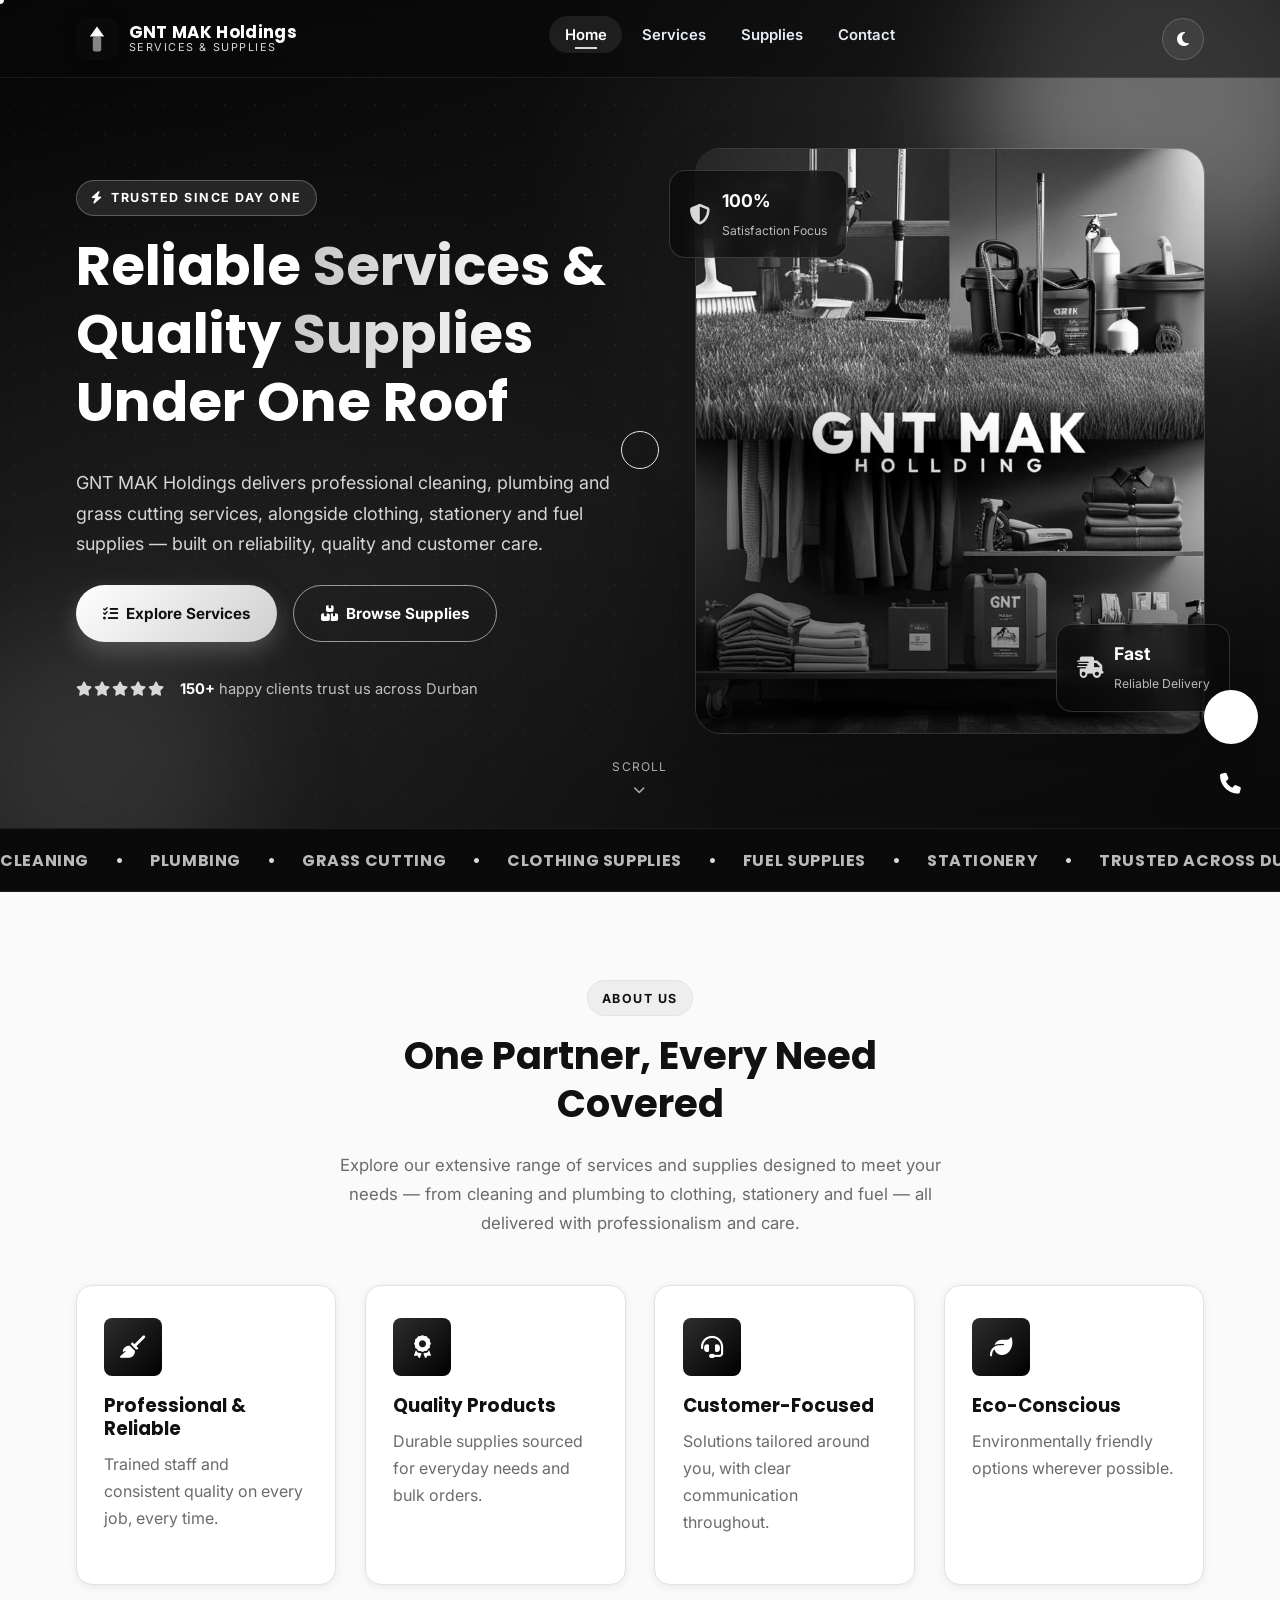
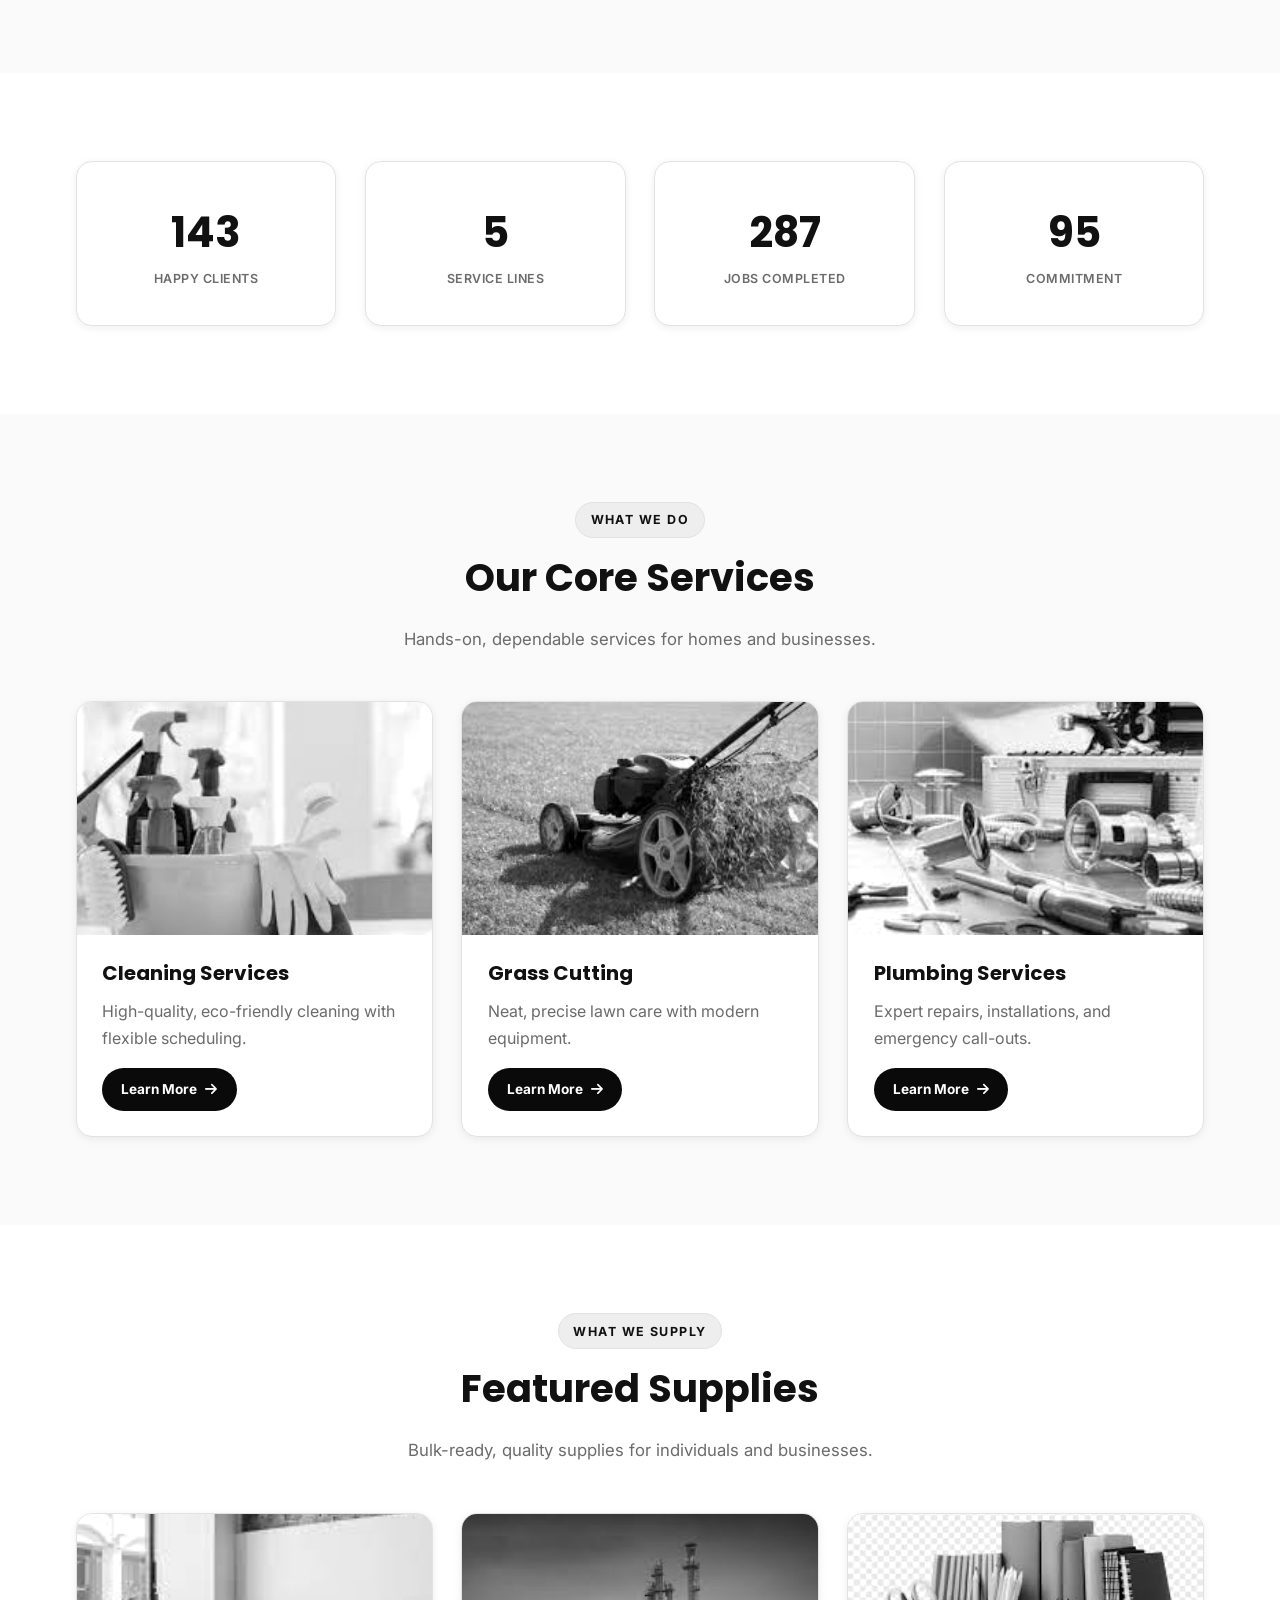
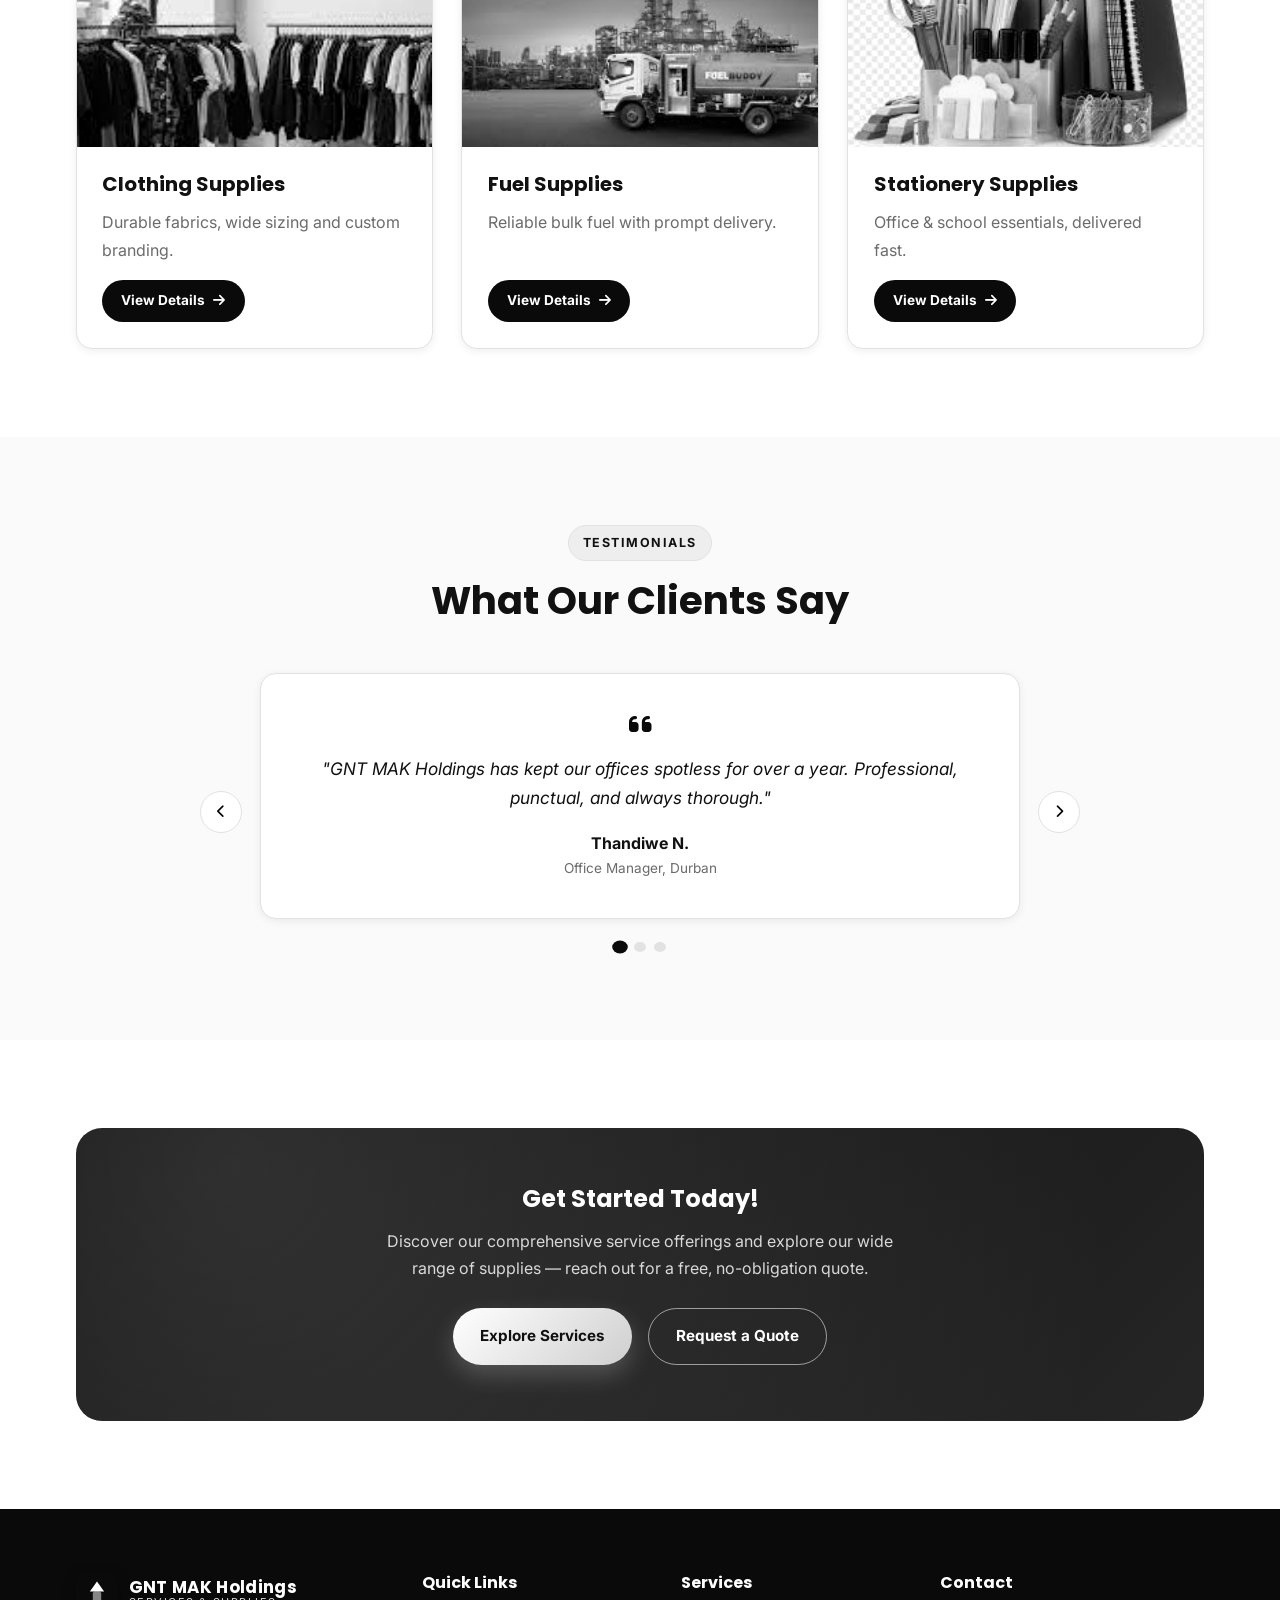
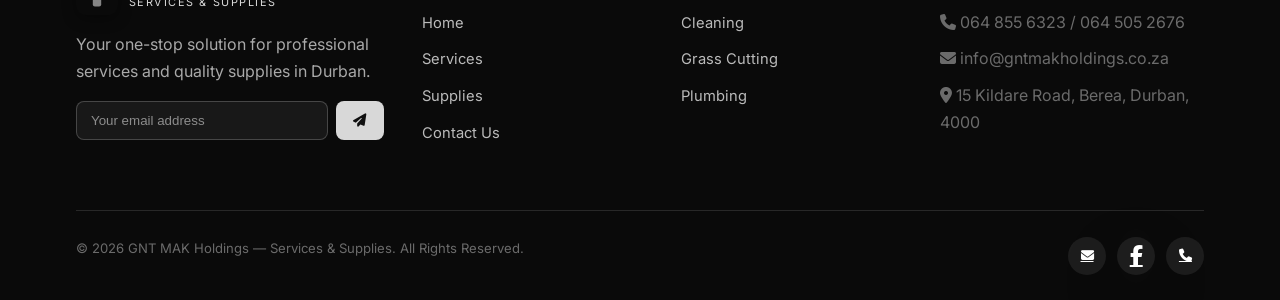
<file: services-and-supplies-website/index.html>
<!DOCTYPE html>
<html lang="en">
<head>
<meta charset="UTF-8">
<meta name="viewport" content="width=device-width, initial-scale=1.0">
<meta name="description" content="GNT MAK Holdings — professional cleaning, plumbing and grass cutting services, plus clothing, stationery and fuel supplies in Durban.">
<meta name="keywords" content="cleaning, plumbing, supplies, grass cutting, stationery, fuel, professional services, Durban, GNT MAK Holdings">
<meta name="author" content="GNT MAK Holdings">
<title>GNT MAK Holdings | Services &amp; Supplies</title>
<link rel="preconnect" href="https://fonts.googleapis.com">
<link href="https://fonts.googleapis.com/css2?family=Inter:wght@400;500;600;700&family=Poppins:wght@600;700;800&display=swap" rel="stylesheet">
<link rel="stylesheet" href="https://cdnjs.cloudflare.com/ajax/libs/font-awesome/6.5.1/css/all.min.css">
<link rel="stylesheet" href="css/style.css">
</head>
<body>

<div class="preloader"><div class="spinner"></div></div>
<div class="scroll-progress"></div>

<header class="navbar">
  <div class="container">
    <a href="index.html" class="brand">
      <svg class="brand-mark" viewBox="0 0 100 100" role="img" aria-label="GNT MAK Holdings logo">
        <rect width="100" height="100" rx="24" class="mark-bg"></rect>
        <path d="M50 20 L67 44 L33 44 Z" class="mark-peak"></path>
        <rect x="40" y="44" width="20" height="36" rx="5" class="mark-bar"></rect>
      </svg>
      <span class="brand-text"><strong>GNT MAK Holdings</strong><span>Services &amp; Supplies</span></span>
    </a>
    <nav>
      <ul class="nav-links">
        <li><a href="index.html" class="active">Home</a></li>
        <li><a href="service.html">Services</a></li>
        <li><a href="supplies.html">Supplies</a></li>
        <li><a href="contact.html">Contact</a></li>
      </ul>
    </nav>
    <div class="nav-actions">
      <button class="icon-btn theme-toggle" aria-label="Toggle dark mode"><i class="fas fa-moon"></i></button>
      <button class="nav-toggle" aria-label="Toggle menu" aria-expanded="false"><span></span></button>
    </div>
  </div>
</header>

<section class="hero">
  <div class="hero-bg"></div>
  <div class="hero-parallax">
    <div class="blob blob-1"></div>
    <div class="blob blob-2"></div>
  </div>
  <div class="container">
    <div class="hero-grid">
      <div class="hero-content">
        <div class="eyebrow"><i class="fas fa-bolt"></i> Trusted Since Day One</div>
        <h1>Reliable <span class="highlight">Services</span> &amp; Quality <span class="highlight">Supplies</span> Under One Roof</h1>
        <p>GNT MAK Holdings delivers professional cleaning, plumbing and grass cutting services, alongside clothing, stationery and fuel supplies — built on reliability, quality and customer care.</p>
        <div class="hero-actions">
          <a href="service.html" class="btn btn-primary"><i class="fas fa-list-check"></i> Explore Services</a>
          <a href="supplies.html" class="btn btn-outline"><i class="fas fa-boxes-stacked"></i> Browse Supplies</a>
        </div>
        <div class="hero-trust">
          <span class="stars"><i class="fas fa-star"></i><i class="fas fa-star"></i><i class="fas fa-star"></i><i class="fas fa-star"></i><i class="fas fa-star"></i></span>
          <span class="hero-trust-text"><strong>150+</strong> happy clients trust us across Durban</span>
        </div>
      </div>
      <div class="hero-visual">
        <div class="hero-visual-frame" data-cursor="View">
          <img src="images/gntholding.jpg" alt="GNT MAK Holdings team delivering services">
        </div>
        <div class="hero-badge hero-float top-left"><i class="fas fa-shield-halved"></i><div><strong>100%</strong><span>Satisfaction Focus</span></div></div>
        <div class="hero-badge hero-float bottom-right" style="animation-delay:1.5s"><i class="fas fa-truck-fast"></i><div><strong>Fast</strong><span>Reliable Delivery</span></div></div>
      </div>
    </div>
  </div>
  <div class="scroll-cue"><span>Scroll</span><i class="fas fa-chevron-down"></i></div>
</section>

<div class="marquee">
  <div class="marquee-track">
    <span>Cleaning</span><span class="dot">&bull;</span>
    <span>Plumbing</span><span class="dot">&bull;</span>
    <span>Grass Cutting</span><span class="dot">&bull;</span>
    <span>Clothing Supplies</span><span class="dot">&bull;</span>
    <span>Fuel Supplies</span><span class="dot">&bull;</span>
    <span>Stationery</span><span class="dot">&bull;</span>
    <span>Trusted Across Durban</span><span class="dot">&bull;</span>
    <span>Cleaning</span><span class="dot">&bull;</span>
    <span>Plumbing</span><span class="dot">&bull;</span>
    <span>Grass Cutting</span><span class="dot">&bull;</span>
    <span>Clothing Supplies</span><span class="dot">&bull;</span>
    <span>Fuel Supplies</span><span class="dot">&bull;</span>
    <span>Stationery</span><span class="dot">&bull;</span>
    <span>Trusted Across Durban</span><span class="dot">&bull;</span>
  </div>
</div>

<section class="section">
  <div class="container">
    <div class="section-head reveal">
      <div class="eyebrow">About Us</div>
      <h2>One Partner, Every Need Covered</h2>
      <p>Explore our extensive range of services and supplies designed to meet your needs — from cleaning and plumbing to clothing, stationery and fuel — all delivered with professionalism and care.</p>
    </div>
    <div class="grid grid-4">
      <div class="card icon-card reveal">
        <div class="icon-wrap"><i class="fas fa-broom"></i></div>
        <h3>Professional &amp; Reliable</h3>
        <p>Trained staff and consistent quality on every job, every time.</p>
      </div>
      <div class="card icon-card reveal reveal-delay-1">
        <div class="icon-wrap"><i class="fas fa-award"></i></div>
        <h3>Quality Products</h3>
        <p>Durable supplies sourced for everyday needs and bulk orders.</p>
      </div>
      <div class="card icon-card reveal reveal-delay-2">
        <div class="icon-wrap"><i class="fas fa-headset"></i></div>
        <h3>Customer-Focused</h3>
        <p>Solutions tailored around you, with clear communication throughout.</p>
      </div>
      <div class="card icon-card reveal reveal-delay-3">
        <div class="icon-wrap"><i class="fas fa-leaf"></i></div>
        <h3>Eco-Conscious</h3>
        <p>Environmentally friendly options wherever possible.</p>
      </div>
    </div>
  </div>
</section>

<section class="section section-alt">
  <div class="container">
    <div class="grid grid-4">
      <div class="card stat-card reveal">
        <div class="num" data-count="150" data-suffix="+">0</div>
        <div class="label">Happy Clients</div>
      </div>
      <div class="card stat-card reveal reveal-delay-1">
        <div class="num" data-count="6" data-suffix="+">0</div>
        <div class="label">Service Lines</div>
      </div>
      <div class="card stat-card reveal reveal-delay-2">
        <div class="num" data-count="300" data-suffix="+">0</div>
        <div class="label">Jobs Completed</div>
      </div>
      <div class="card stat-card reveal reveal-delay-3">
        <div class="num" data-count="100" data-suffix="%">0</div>
        <div class="label">Commitment</div>
      </div>
    </div>
  </div>
</section>

<section class="section">
  <div class="container">
    <div class="section-head reveal">
      <div class="eyebrow">What We Do</div>
      <h2>Our Core Services</h2>
      <p>Hands-on, dependable services for homes and businesses.</p>
    </div>
    <div class="grid grid-3">
      <div class="card media-card reveal">
        <div class="media"><span class="tag">Popular</span><img src="images/cleaning.jpg" alt="Cleaning service"></div>
        <div class="body">
          <h3>Cleaning Services</h3>
          <p>High-quality, eco-friendly cleaning with flexible scheduling.</p>
          <a href="service.html" class="btn btn-dark btn-sm">Learn More <i class="fas fa-arrow-right"></i></a>
        </div>
      </div>
      <div class="card media-card reveal reveal-delay-1">
        <div class="media"><img src="images/grasscutting.jpg" alt="Grass cutting service"></div>
        <div class="body">
          <h3>Grass Cutting</h3>
          <p>Neat, precise lawn care with modern equipment.</p>
          <a href="service.html" class="btn btn-dark btn-sm">Learn More <i class="fas fa-arrow-right"></i></a>
        </div>
      </div>
      <div class="card media-card reveal reveal-delay-2">
        <div class="media"><img src="images/plumbing.jpg" alt="Plumbing service"></div>
        <div class="body">
          <h3>Plumbing Services</h3>
          <p>Expert repairs, installations, and emergency call-outs.</p>
          <a href="service.html" class="btn btn-dark btn-sm">Learn More <i class="fas fa-arrow-right"></i></a>
        </div>
      </div>
    </div>
  </div>
</section>

<section class="section section-alt">
  <div class="container">
    <div class="section-head reveal">
      <div class="eyebrow">What We Supply</div>
      <h2>Featured Supplies</h2>
      <p>Bulk-ready, quality supplies for individuals and businesses.</p>
    </div>
    <div class="grid grid-3">
      <div class="card media-card reveal">
        <div class="media"><img src="images/clothingsupplies.jpg" alt="Clothing supplies"></div>
        <div class="body">
          <h3>Clothing Supplies</h3>
          <p>Durable fabrics, wide sizing and custom branding.</p>
          <a href="supplies.html" class="btn btn-dark btn-sm">View Details <i class="fas fa-arrow-right"></i></a>
        </div>
      </div>
      <div class="card media-card reveal reveal-delay-1">
        <div class="media"><img src="images/fuelsupplies.jpg" alt="Fuel supplies"></div>
        <div class="body">
          <h3>Fuel Supplies</h3>
          <p>Reliable bulk fuel with prompt delivery.</p>
          <a href="supplies.html" class="btn btn-dark btn-sm">View Details <i class="fas fa-arrow-right"></i></a>
        </div>
      </div>
      <div class="card media-card reveal reveal-delay-2">
        <div class="media"><img src="images/stationerysupplies.jpg" alt="Stationery supplies"></div>
        <div class="body">
          <h3>Stationery Supplies</h3>
          <p>Office &amp; school essentials, delivered fast.</p>
          <a href="supplies.html" class="btn btn-dark btn-sm">View Details <i class="fas fa-arrow-right"></i></a>
        </div>
      </div>
    </div>
  </div>
</section>

<section class="section">
  <div class="container">
    <div class="section-head reveal">
      <div class="eyebrow">Testimonials</div>
      <h2>What Our Clients Say</h2>
    </div>
    <div class="testimonials reveal">
      <button class="testi-arrow prev" aria-label="Previous"><i class="fas fa-chevron-left"></i></button>
      <div class="testi-track">
        <div class="testi-slide active">
          <i class="fas fa-quote-left"></i>
          <p>"GNT MAK Holdings has kept our offices spotless for over a year. Professional, punctual, and always thorough."</p>
          <div class="testi-name">Thandiwe N.</div>
          <div class="testi-role">Office Manager, Durban</div>
        </div>
        <div class="testi-slide">
          <i class="fas fa-quote-left"></i>
          <p>"Fast plumbing call-out that actually fixed the problem the first time. Fair pricing and great communication."</p>
          <div class="testi-name">Sipho M.</div>
          <div class="testi-role">Homeowner, Berea</div>
        </div>
        <div class="testi-slide">
          <i class="fas fa-quote-left"></i>
          <p>"We order our stationery supplies in bulk every quarter — always on time and great quality."</p>
          <div class="testi-name">Lindiwe K.</div>
          <div class="testi-role">School Administrator</div>
        </div>
      </div>
      <button class="testi-arrow next" aria-label="Next"><i class="fas fa-chevron-right"></i></button>
      <div class="testi-dots"></div>
    </div>
  </div>
</section>

<section class="section section-alt">
  <div class="container">
    <div class="cta-banner reveal">
      <h2>Get Started Today!</h2>
      <p>Discover our comprehensive service offerings and explore our wide range of supplies — reach out for a free, no-obligation quote.</p>
      <div class="cta-actions">
        <a href="service.html" class="btn btn-primary">Explore Services</a>
        <a href="contact.html" class="btn btn-outline">Request a Quote</a>
      </div>
    </div>
  </div>
</section>

<footer id="contact">
  <div class="container">
    <div class="footer-grid">
      <div class="footer-brand">
        <a href="index.html" class="brand" style="margin-bottom:1rem;">
          <svg class="brand-mark" viewBox="0 0 100 100" role="img" aria-label="GNT MAK Holdings logo">
        <rect width="100" height="100" rx="24" class="mark-bg"></rect>
        <path d="M50 20 L67 44 L33 44 Z" class="mark-peak"></path>
        <rect x="40" y="44" width="20" height="36" rx="5" class="mark-bar"></rect>
      </svg>
          <span class="brand-text"><strong>GNT MAK Holdings</strong><span>Services &amp; Supplies</span></span>
        </a>
        <p>Your one-stop solution for professional services and quality supplies in Durban.</p>
        <div class="newsletter">
          <input type="email" placeholder="Your email address" aria-label="Newsletter email">
          <button type="button"><i class="fas fa-paper-plane"></i></button>
        </div>
      </div>
      <div>
        <h4>Quick Links</h4>
        <ul>
          <li><a href="index.html">Home</a></li>
          <li><a href="service.html">Services</a></li>
          <li><a href="supplies.html">Supplies</a></li>
          <li><a href="contact.html">Contact Us</a></li>
        </ul>
      </div>
      <div>
        <h4>Services</h4>
        <ul>
          <li><a href="service.html">Cleaning</a></li>
          <li><a href="service.html">Grass Cutting</a></li>
          <li><a href="service.html">Plumbing</a></li>
        </ul>
      </div>
      <div>
        <h4>Contact</h4>
        <ul>
          <li><i class="fas fa-phone"></i> 064 855 6323 / 064 505 2676</li>
          <li><i class="fas fa-envelope"></i> info@gntmakholdings.co.za</li>
          <li><i class="fas fa-location-dot"></i> 15 Kildare Road, Berea, Durban, 4000</li>
        </ul>
      </div>
    </div>
    <div class="footer-bottom">
      <p>&copy; <span id="footer-year"></span> GNT MAK Holdings — Services &amp; Supplies. All Rights Reserved.</p>
      <div class="footer-socials">
        <a href="mailto:gntmakhanya@gmail.com" aria-label="Email"><i class="fas fa-envelope"></i></a>
        <a href="https://facebook.com" target="_blank" rel="noopener" aria-label="Facebook"><i class="fab fa-facebook-f"></i></a>
        <a href="tel:0648556323" aria-label="Call"><i class="fas fa-phone"></i></a>
      </div>
    </div>
  </div>
</footer>

<div class="floating-actions">
  <a href="https://wa.me/27648556323" target="_blank" rel="noopener" class="fab fab-whatsapp" aria-label="WhatsApp us"><i class="fab fa-whatsapp"></i></a>
  <a href="tel:0648556323" class="fab fab-call" aria-label="Call us"><i class="fas fa-phone"></i></a>
  <button class="fab fab-top" aria-label="Back to top"><i class="fas fa-arrow-up"></i></button>
</div>

<script src="js/script.js"></script>
</body>
</html>
</file>
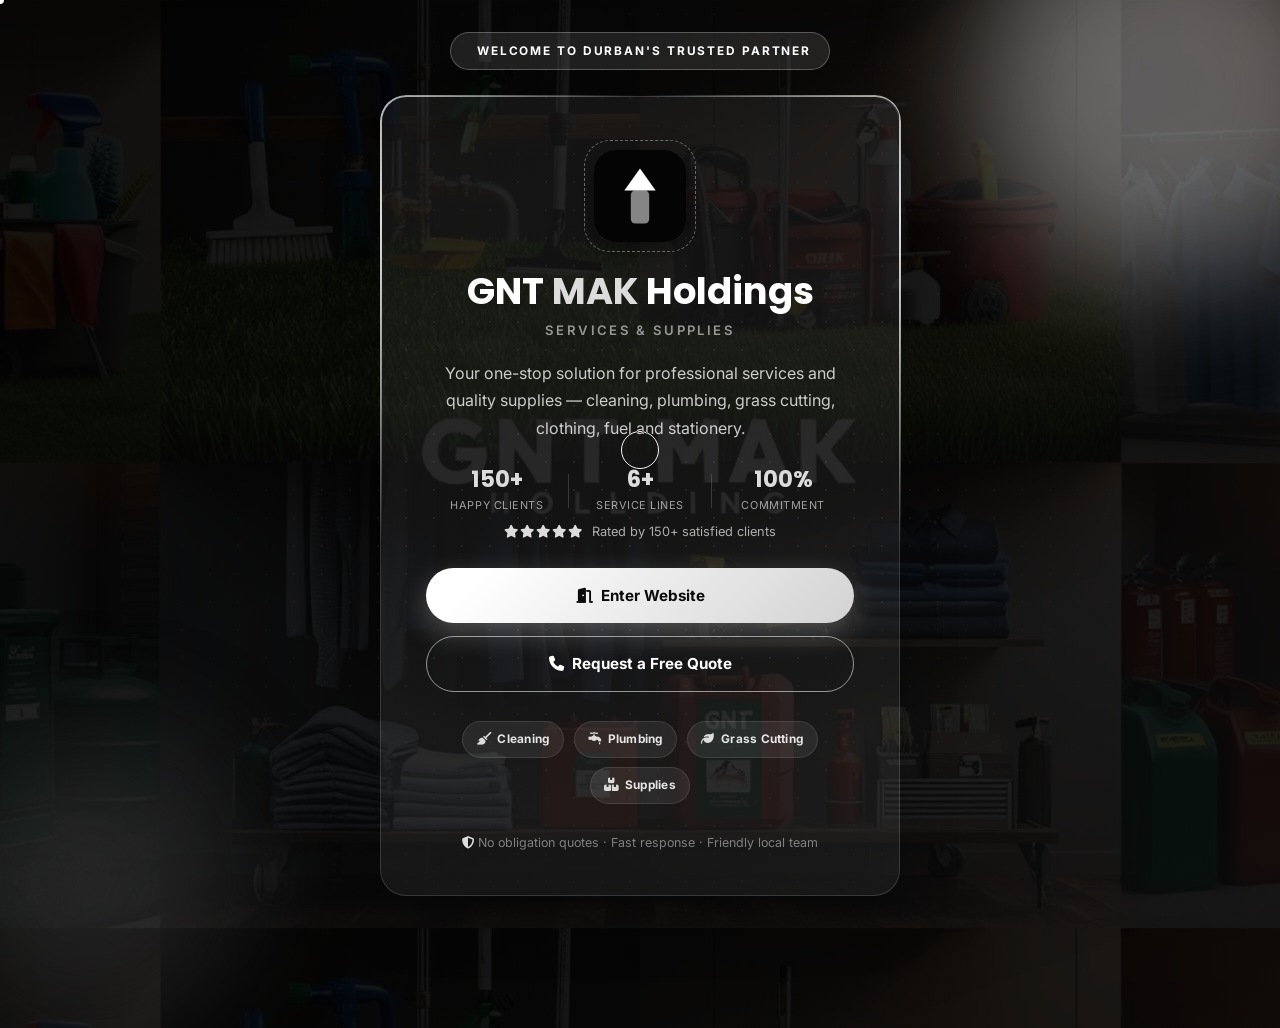
<file: services-and-supplies-website/welcome.html>
<!DOCTYPE html>
<html lang="en">
<head>
<meta charset="UTF-8">
<meta name="viewport" content="width=device-width, initial-scale=1.0">
<meta name="description" content="Welcome to GNT MAK Holdings — your trusted partner for professional services and quality supplies, including cleaning, grass cutting, plumbing, and much more.">
<meta name="keywords" content="cleaning services, plumbing, grass cutting, clothing supplies, stationery, fuel, professional services">
<meta name="author" content="GNT MAK Holdings">
<title>Welcome | GNT MAK Holdings</title>
<link rel="preconnect" href="https://fonts.googleapis.com">
<link href="https://fonts.googleapis.com/css2?family=Inter:wght@400;500;600;700&family=Poppins:wght@600;700;800&display=swap" rel="stylesheet">
<link rel="stylesheet" href="https://cdnjs.cloudflare.com/ajax/libs/font-awesome/6.5.1/css/all.min.css">
<link rel="stylesheet" href="css/style.css">
<style>
  @property --angle {
    syntax: '<angle>';
    initial-value: 0deg;
    inherits: false;
  }

  body {
    min-height: 100vh;
    display: flex;
    align-items: center;
    justify-content: center;
    background: linear-gradient(160deg, rgba(0,0,0,.92), rgba(10,10,10,.9)), url('images/gntholding.jpg');
    filter: grayscale(1) contrast(1.05);
    background-size: cover;
    background-position: center;
    color: #fff;
    text-align: center;
    position: relative;
    overflow: hidden;
    padding: 2rem 1rem;
  }

  .bg-grid {
    position: fixed; inset: 0;
    background-image: radial-gradient(rgba(255,255,255,.08) 1px, transparent 1px);
    background-size: 28px 28px;
    mask-image: radial-gradient(circle at center, #000 0%, transparent 75%);
    z-index: 0;
  }

  .welcome-wrap {
    position: relative;
    z-index: 2;
    display: flex;
    flex-direction: column;
    align-items: center;
  }

  .welcome-badge {
    display: inline-flex; align-items: center; gap: .5rem;
    font-size: .74rem; font-weight: 700; letter-spacing: .16em; text-transform: uppercase;
    color: #fff;
    background: rgba(255, 255, 255, .1);
    border: 1px solid rgba(255, 255, 255, .25);
    padding: .5rem 1.1rem;
    border-radius: 999px;
    margin-bottom: 1.6rem;
    opacity: 0; animation: fadeUp .7s var(--ease) forwards;
  }

  .welcome-card {
    position: relative;
    isolation: isolate;
    background: rgba(255,255,255,.06);
    border: 1px solid rgba(255,255,255,.14);
    backdrop-filter: blur(18px);
    -webkit-backdrop-filter: blur(18px);
    padding: 3.2rem 2.8rem 2.6rem;
    border-radius: var(--radius-lg);
    box-shadow: var(--shadow-lg);
    max-width: 520px;
    width: 100%;
    margin: 0;
    animation: cardIn 1s var(--ease);
  }

  .welcome-card::before {
    content: "";
    position: absolute;
    inset: -1.5px;
    border-radius: inherit;
    padding: 1.5px;
    background: conic-gradient(from var(--angle), transparent 0%, var(--accent) 12%, transparent 28%, transparent 72%, var(--accent) 88%, transparent 100%);
    -webkit-mask: linear-gradient(#fff 0 0) content-box, linear-gradient(#fff 0 0);
    -webkit-mask-composite: xor;
    mask-composite: exclude;
    animation: rotateBorder 6s linear infinite;
    z-index: -1;
    pointer-events: none;
  }

  @keyframes cardIn { from { opacity: 0; transform: translateY(30px) scale(.96); } to { opacity: 1; transform: none; } }
  @keyframes rotateBorder { to { --angle: 360deg; } }
  @keyframes fadeUp { from { opacity: 0; transform: translateY(16px); } to { opacity: 1; transform: none; } }

  .welcome-card > * {
    opacity: 0;
    animation: fadeUp .7s var(--ease) forwards;
  }

  .welcome-card .logo-ring {
    position: relative;
    width: 96px; height: 96px;
    margin: 0 auto 1.5rem;
    display: flex; align-items: center; justify-content: center;
    animation-delay: .05s;
  }
  .welcome-card .logo-ring::before {
    content: "";
    position: absolute; inset: -8px;
    border-radius: 26px;
    border: 1.5px dashed rgba(255,255,255,.35);
    animation: spin 14s linear infinite;
  }
  .welcome-card .logo-mark {
    width: 92px; height: 92px;
    box-shadow: 0 10px 30px rgba(0,0,0,.4);
    animation: float 6s ease-in-out infinite;
  }

  .welcome-card h1 { font-size: clamp(1.7rem, 4vw, 2.3rem); color: #fff; margin-bottom: .3rem; animation-delay: .1s; }
  .welcome-card .highlight { color: var(--accent); }
  .welcome-card .subtitle {
    font-size: .82rem; font-weight: 600; letter-spacing: .18em; text-transform: uppercase;
    color: rgba(255,255,255,.55); margin-bottom: 1.2rem; animation-delay: .15s;
  }
  .welcome-card p.desc { color: rgba(255,255,255,.78); animation-delay: .2s; max-width: 400px; margin-inline: auto; }

  .welcome-stats {
    display: flex; align-items: center; justify-content: center;
    gap: 0; margin: 1.6rem 0 .4rem;
    animation-delay: .28s;
  }
  .welcome-stats .stat { flex: 1; padding: 0 .6rem; }
  .welcome-stats .stat strong { display: block; font-family: var(--font-head); font-size: 1.4rem; color: var(--accent); line-height: 1.1; }
  .welcome-stats .stat span { display: block; font-size: .68rem; letter-spacing: .05em; text-transform: uppercase; color: rgba(255,255,255,.6); margin-top: .25rem; }
  .welcome-stats .divider { width: 1px; height: 34px; background: rgba(255,255,255,.16); }

  .welcome-rating {
    display: flex; align-items: center; justify-content: center; gap: .5rem;
    font-size: .8rem; color: rgba(255,255,255,.65);
    margin-bottom: 1.6rem;
    animation-delay: .34s;
  }
  .welcome-rating .stars { color: var(--accent); letter-spacing: 2px; }

  .welcome-actions { display: flex; flex-direction: column; gap: .8rem; animation-delay: .4s; }
  .welcome-actions .btn { justify-content: center; }
  .welcome-actions .btn-primary { box-shadow: 0 10px 28px rgba(255,255,255,.25); }

  .welcome-tags { display: flex; gap: .6rem; justify-content: center; flex-wrap: wrap; margin-top: 1.8rem; animation-delay: .46s; }
  .welcome-tags span {
    display: inline-flex; align-items: center; gap: .4rem;
    font-size: .74rem; font-weight: 700; letter-spacing: .02em;
    background: rgba(255,255,255,.08);
    border: 1px solid rgba(255,255,255,.1);
    padding: .45rem .85rem; border-radius: 999px; color: rgba(255,255,255,.88);
    transition: background .3s var(--ease), transform .3s var(--ease);
  }
  .welcome-tags span:hover { background: rgba(255,255,255,.18); transform: translateY(-2px); }
  .welcome-tags span i { color: var(--accent); font-size: .8rem; }

  .welcome-foot {
    margin-top: 1.8rem;
    font-size: .78rem;
    color: rgba(255,255,255,.45);
    animation-delay: .52s;
  }
  .welcome-foot i { color: var(--accent); margin-right: .3rem; }

  @media (max-width: 480px) {
    .welcome-card { padding: 2.4rem 1.6rem 2rem; }
    .welcome-stats .stat strong { font-size: 1.2rem; }
  }
</style>
</head>
<body>

<div class="preloader"><div class="spinner"></div></div>
<div class="bg-grid"></div>
<div class="blob blob-1" style="position:fixed"></div>
<div class="blob blob-2" style="position:fixed"></div>

<div class="welcome-wrap">
  <div class="welcome-badge"><i class="fas fa-sparkles"></i> Welcome to Durban's Trusted Partner</div>

  <div class="welcome-card">
    <div class="logo-ring">
      <svg class="logo-mark" viewBox="0 0 100 100" role="img" aria-label="GNT MAK Holdings logo">
        <rect width="100" height="100" rx="24" class="mark-bg"></rect>
        <path d="M50 20 L67 44 L33 44 Z" class="mark-peak"></path>
        <rect x="40" y="44" width="20" height="36" rx="5" class="mark-bar"></rect>
      </svg>
    </div>
    <h1>GNT <span class="highlight">MAK</span> Holdings</h1>
    <div class="subtitle">Services &amp; Supplies</div>
    <p class="desc">Your one-stop solution for professional services and quality supplies — cleaning, plumbing, grass cutting, clothing, fuel and stationery.</p>

    <div class="welcome-stats">
      <div class="stat"><strong>150+</strong><span>Happy Clients</span></div>
      <div class="divider"></div>
      <div class="stat"><strong>6+</strong><span>Service Lines</span></div>
      <div class="divider"></div>
      <div class="stat"><strong>100%</strong><span>Commitment</span></div>
    </div>

    <div class="welcome-rating">
      <span class="stars"><i class="fas fa-star"></i><i class="fas fa-star"></i><i class="fas fa-star"></i><i class="fas fa-star"></i><i class="fas fa-star"></i></span>
      <span>Rated by 150+ satisfied clients</span>
    </div>

    <div class="welcome-actions">
      <a href="index.html" class="btn btn-primary"><i class="fas fa-door-open"></i> Enter Website</a>
      <a href="contact.html" class="btn btn-outline"><i class="fas fa-phone"></i> Request a Free Quote</a>
    </div>

    <div class="welcome-tags">
      <span><i class="fas fa-broom"></i> Cleaning</span>
      <span><i class="fas fa-faucet-drip"></i> Plumbing</span>
      <span><i class="fas fa-leaf"></i> Grass Cutting</span>
      <span><i class="fas fa-boxes-stacked"></i> Supplies</span>
    </div>

    <div class="welcome-foot"><i class="fas fa-shield-halved"></i>No obligation quotes &middot; Fast response &middot; Friendly local team</div>
  </div>
</div>

<script src="js/script.js"></script>
</body>
</html>
</file>
<file: services-and-supplies-website/css/style.css>
/* ==========================================================================
   GNT MAK HOLDINGS — Services & Supplies
   Shared design system
   ========================================================================== */

:root {
  --bg: #fafafa;
  --bg-alt: #ffffff;
  --bg-soft: #f0f0f0;
  --text: #111111;
  --text-muted: #6b6b6b;
  --border: #e2e2e2;
  --primary: #0a0a0a;
  --primary-light: #1c1c1c;
  --accent: #d8d8d8;
  --accent-dark: #101010;
  --accent-soft: #eeeeee;
  --success: #16a34a;
  --danger: #dc2626;
  --radius-sm: 8px;
  --radius: 16px;
  --radius-lg: 26px;
  --shadow-sm: 0 2px 8px rgba(0, 0, 0, 0.07);
  --shadow: 0 12px 32px rgba(0, 0, 0, 0.10);
  --shadow-lg: 0 24px 60px rgba(0, 0, 0, 0.18);
  --nav-h: 78px;
  --ease: cubic-bezier(.4, 0, .2, 1);
  --font-head: 'Poppins', 'Inter', sans-serif;
  --font-body: 'Inter', 'Poppins', sans-serif;
  color-scheme: light;
}

[data-theme="dark"] {
  --bg: #0a0a0a;
  --bg-alt: #141414;
  --bg-soft: #1c1c1c;
  --text: #f2f2f2;
  --text-muted: #9a9a9a;
  --border: #2a2a2a;
  --primary: #000000;
  --primary-light: #1a1a1a;
  --accent: #e8e8e8;
  --accent-dark: #f2f2f2;
  --accent-soft: #242424;
  --shadow-sm: 0 2px 10px rgba(0, 0, 0, 0.4);
  --shadow: 0 12px 36px rgba(0, 0, 0, 0.5);
  --shadow-lg: 0 28px 70px rgba(0, 0, 0, 0.6);
  color-scheme: dark;
}

/* Photography stays grayscale by default for a cohesive monochrome brand; interactive cards reveal color on hover */
img { filter: grayscale(1) contrast(1.04); transition: filter .5s var(--ease); }

* { box-sizing: border-box; }
html { scroll-behavior: smooth; }

body {
  margin: 0;
  font-family: var(--font-body);
  background: var(--bg);
  color: var(--text);
  line-height: 1.7;
  transition: background .4s var(--ease), color .4s var(--ease);
  overflow-x: hidden;
}

h1, h2, h3, h4 { font-family: var(--font-head); color: var(--text); margin: 0 0 .6em; line-height: 1.25; }
p { margin: 0 0 1em; color: var(--text-muted); }
a { color: inherit; }
img { max-width: 100%; display: block; }
ul { padding-left: 1.2rem; }
li { margin-bottom: .5rem; color: var(--text-muted); }
::selection { background: var(--accent); color: #101010; }

.container {
  max-width: 1180px;
  margin: 0 auto;
  padding: 0 1.6rem;
}

.eyebrow {
  display: inline-flex;
  align-items: center;
  gap: .5rem;
  font-size: .78rem;
  font-weight: 700;
  letter-spacing: .12em;
  text-transform: uppercase;
  color: var(--text);
  background: var(--accent-soft);
  border: 1px solid var(--border);
  padding: .4rem .9rem;
  border-radius: 999px;
  margin-bottom: 1rem;
}

.section { padding: 5.5rem 0; }
.section-alt { background: var(--bg-alt); }
.section-head { max-width: 640px; margin: 0 auto 3rem; text-align: center; }
.section-head h2 { font-size: clamp(1.7rem, 3vw, 2.4rem); }
.section-head p { font-size: 1.05rem; }

/* ---------- Scroll progress bar ---------- */
.scroll-progress {
  position: fixed;
  top: 0; left: 0;
  height: 3px;
  width: 0%;
  background: linear-gradient(90deg, #9a9a9a, #ffffff);
  box-shadow: 0 0 6px rgba(0,0,0,.3);
  z-index: 3000;
  transition: width .1s linear;
}

/* ---------- Preloader ---------- */
.preloader {
  position: fixed; inset: 0;
  background: var(--primary);
  z-index: 5000;
  display: flex;
  align-items: center;
  justify-content: center;
  transition: opacity .5s var(--ease), visibility .5s var(--ease);
}
.preloader.loaded { opacity: 0; visibility: hidden; }
.preloader .spinner {
  width: 54px; height: 54px;
  border-radius: 50%;
  border: 4px solid rgba(255, 255, 255, .2);
  border-top-color: var(--accent);
  animation: spin .85s linear infinite;
}
.preloader-logo {
  position: absolute; top: 50%; left: 50%;
  width: 42px; height: 42px;
  border-radius: 22%;
  transform: translate(-50%, -50%);
  animation: pulseLogo 1.3s ease-in-out infinite;
}
.preloader-logo .mark-bg { fill: #0a0a0a; }
.preloader-logo .mark-peak { fill: #ffffff; }
.preloader-logo .mark-bar { fill: #ffffff; fill-opacity: .5; }
@keyframes spin { to { transform: rotate(360deg); } }
@keyframes pulseLogo { 0%, 100% { transform: translate(-50%, -50%) scale(1); opacity: .85; } 50% { transform: translate(-50%, -50%) scale(1.14); opacity: 1; } }

/* ---------- Page transition overlay ---------- */
.page-transition-overlay {
  position: fixed; inset: 0;
  background: var(--primary);
  z-index: 6000;
  transform: scaleY(0);
  transform-origin: bottom;
  pointer-events: none;
  transition: transform .5s cubic-bezier(.76,0,.24,1);
}
.page-transition-overlay.active { transform: scaleY(1); transform-origin: top; }

/* ---------- Custom cursor (fine-pointer devices only) ---------- */
.cursor-dot, .cursor-ring {
  position: fixed; top: 0; left: 0;
  border-radius: 50%;
  pointer-events: none;
  z-index: 9999;
  transform: translate(-50%, -50%);
}
.cursor-dot { width: 8px; height: 8px; background: #fff; mix-blend-mode: difference; }
.cursor-ring {
  width: 38px; height: 38px;
  border: 1.5px solid #fff;
  mix-blend-mode: difference;
  display: flex; align-items: center; justify-content: center;
  transition: width .25s var(--ease), height .25s var(--ease), background .25s var(--ease), border-color .25s var(--ease);
}
.cursor-ring.is-hover { width: 58px; height: 58px; background: rgba(255,255,255,.35); }
.cursor-ring.is-label { width: 86px; height: 86px; background: #fff; border-color: #fff; mix-blend-mode: normal; box-shadow: var(--shadow); }
.cursor-ring .cursor-label {
  opacity: 0; font-size: .68rem; font-weight: 800; letter-spacing: .05em; text-transform: uppercase;
  color: #101010; transition: opacity .2s var(--ease);
}
.cursor-ring.is-label .cursor-label { opacity: 1; }
html.has-custom-cursor, html.has-custom-cursor a, html.has-custom-cursor button, html.has-custom-cursor .btn { cursor: none; }
@media (max-width: 960px), (hover: none), (pointer: coarse) {
  .cursor-dot, .cursor-ring { display: none !important; }
}

/* ---------- Marquee ticker ---------- */
.marquee {
  background: var(--primary);
  border-top: 1px solid rgba(255,255,255,.08);
  border-bottom: 1px solid rgba(255,255,255,.08);
  overflow: hidden;
  padding: 1.1rem 0;
}
.marquee-track {
  display: inline-flex;
  width: max-content;
  gap: 1.6rem;
  animation: marqueeScroll 28s linear infinite;
}
.marquee:hover .marquee-track { animation-play-state: paused; }
.marquee-track span {
  font-family: var(--font-head);
  font-weight: 700;
  font-size: 1rem;
  letter-spacing: .04em;
  text-transform: uppercase;
  color: rgba(255,255,255,.72);
  white-space: nowrap;
}
.marquee-track .dot { color: var(--accent); }
@keyframes marqueeScroll { from { transform: translateX(0); } to { transform: translateX(-50%); } }

/* ---------- Reduced motion ---------- */
@media (prefers-reduced-motion: reduce) {
  *, *::before, *::after {
    animation-duration: .001ms !important;
    animation-iteration-count: 1 !important;
    transition-duration: .001ms !important;
    scroll-behavior: auto !important;
  }
}

/* ---------- Navbar ---------- */
.navbar {
  position: fixed; top: 0; left: 0; right: 0;
  height: var(--nav-h);
  display: flex;
  align-items: center;
  z-index: 2000;
  background: rgba(10, 10, 10, .55);
  backdrop-filter: blur(14px) saturate(160%);
  -webkit-backdrop-filter: blur(14px) saturate(160%);
  border-bottom: 1px solid rgba(255, 255, 255, .08);
  transition: background .35s var(--ease), height .35s var(--ease), box-shadow .35s var(--ease);
}
.navbar.scrolled {
  height: 64px;
  background: rgba(5, 5, 5, .9);
  box-shadow: var(--shadow);
}
.navbar .container { display: flex; align-items: center; justify-content: space-between; width: 100%; }

.brand { display: flex; align-items: center; gap: .7rem; text-decoration: none; }
.brand-mark, .logo-mark {
  display: block; flex: none;
  border-radius: 22%;
  box-shadow: 0 4px 14px rgba(0,0,0,.35);
}
.brand-mark { width: 42px; height: 42px; }
.brand-mark .mark-bg, .logo-mark .mark-bg { fill: #0a0a0a; }
.brand-mark .mark-peak, .logo-mark .mark-peak { fill: #ffffff; }
.brand-mark .mark-bar, .logo-mark .mark-bar { fill: #ffffff; fill-opacity: .5; }
.brand-text { display: flex; flex-direction: column; line-height: 1.1; }
.brand-text strong { color: #fff; font-family: var(--font-head); font-size: 1.05rem; letter-spacing: .02em; }
.brand-text span { color: var(--accent); font-size: .68rem; letter-spacing: .14em; text-transform: uppercase; }

.nav-links { display: flex; align-items: center; gap: .3rem; list-style: none; margin: 0; padding: 0; }
.nav-links a {
  position: relative;
  color: #e7edf6;
  text-decoration: none;
  font-weight: 600;
  font-size: .93rem;
  padding: .6rem .95rem;
  border-radius: 999px;
  transition: color .25s var(--ease), background .25s var(--ease);
}
.nav-links a::after {
  content: ""; position: absolute; left: 50%; bottom: .25rem; width: 0; height: 2px;
  background: var(--accent); transform: translateX(-50%);
  transition: width .3s var(--ease);
}
.nav-links a:hover, .nav-links a.active { background: rgba(255,255,255,.08); color: #fff; }
.nav-links a.active::after { width: 22px; }

.nav-actions { display: flex; align-items: center; gap: .6rem; }
.icon-btn {
  width: 42px; height: 42px;
  display: inline-flex; align-items: center; justify-content: center;
  border-radius: 50%;
  border: 1px solid rgba(255,255,255,.18);
  background: rgba(255,255,255,.06);
  color: #fff;
  cursor: pointer;
  transition: transform .3s var(--ease), background .3s var(--ease);
  font-size: 1rem;
}
.icon-btn:hover { transform: translateY(-2px) rotate(8deg); background: rgba(255,255,255,.16); }

.nav-toggle {
  display: none;
  width: 42px; height: 42px;
  border-radius: 10px;
  border: 1px solid rgba(255,255,255,.18);
  background: rgba(255,255,255,.06);
  cursor: pointer;
  position: relative;
}
.nav-toggle span, .nav-toggle span::before, .nav-toggle span::after {
  content: ""; position: absolute; left: 10px; right: 10px; height: 2px; background: #fff;
  transition: transform .3s var(--ease), opacity .3s var(--ease);
}
.nav-toggle span { top: 50%; transform: translateY(-50%); }
.nav-toggle span::before { top: -8px; }
.nav-toggle span::after { top: 8px; }
.nav-toggle.open span { background: transparent; }
.nav-toggle.open span::before { top: 0; transform: rotate(45deg); }
.nav-toggle.open span::after { top: 0; transform: rotate(-45deg); }

@media (max-width: 900px) {
  .nav-toggle { display: inline-flex; align-items: center; justify-content: center; }
  .nav-links {
    position: fixed; top: var(--nav-h); left: 0; right: 0;
    flex-direction: column; align-items: stretch; gap: 0;
    background: rgba(5, 5, 5, .97);
    backdrop-filter: blur(14px);
    max-height: 0; overflow: hidden;
    transition: max-height .4s var(--ease);
    border-bottom: 1px solid rgba(255,255,255,.08);
  }
  .nav-links.open { max-height: 420px; }
  .nav-links a { padding: 1rem 1.6rem; border-radius: 0; }
  .nav-links a::after { display: none; }
}

/* ---------- Buttons ---------- */
.btn {
  position: relative;
  display: inline-flex;
  align-items: center;
  gap: .5rem;
  padding: .9rem 1.7rem;
  border-radius: 999px;
  font-weight: 700;
  font-size: .95rem;
  text-decoration: none;
  border: none;
  cursor: pointer;
  overflow: hidden;
  isolation: isolate;
  transition: transform .3s var(--ease), box-shadow .3s var(--ease);
}
.btn:active { transform: scale(.97); }
.btn-primary { background: linear-gradient(135deg, #ffffff, #cfcfcf); color: #101010; box-shadow: 0 10px 24px rgba(255,255,255,.2); }
.btn-primary:hover { transform: translateY(-3px); box-shadow: 0 16px 32px rgba(255,255,255,.3); }
.btn-outline { background: transparent; color: #fff; border: 1.5px solid rgba(255,255,255,.55); }
.btn-outline:hover { background: rgba(255,255,255,.12); transform: translateY(-3px); }
.btn-dark { background: var(--primary); color: #fff; }
.btn-dark:hover { transform: translateY(-3px); box-shadow: var(--shadow-lg); }
.btn-sm { padding: .6rem 1.2rem; font-size: .85rem; }
.btn::before {
  content: ""; position: absolute; inset: 0; z-index: -1;
  background: linear-gradient(120deg, transparent, rgba(255,255,255,.35), transparent);
  transform: translateX(-120%);
}
.btn:hover::before { transform: translateX(120%); transition: transform .7s var(--ease); }

/* ---------- Hero ---------- */
.hero {
  position: relative;
  min-height: 92vh;
  display: flex;
  align-items: center;
  color: #fff;
  padding: calc(var(--nav-h) + 2.5rem) 0 4rem;
  overflow: hidden;
  background: var(--primary);
}
@media (max-width: 960px) { .hero { min-height: auto; } }
.hero-bg {
  position: absolute; inset: 0;
  background:
    radial-gradient(circle at 82% 18%, rgba(255,255,255,.10), transparent 42%),
    radial-gradient(circle at 12% 85%, rgba(255,255,255,.05), transparent 45%),
    linear-gradient(160deg, #050505, #171717 55%, #0a0a0a);
}
.hero-bg::after {
  content: "";
  position: absolute; inset: 0;
  background-image: radial-gradient(rgba(255,255,255,.07) 1px, transparent 1px);
  background-size: 30px 30px;
  mask-image: radial-gradient(circle at 30% 40%, #000 0%, transparent 72%);
}

.hero-parallax { position: absolute; inset: 0; z-index: 0; transition: transform .2s linear; will-change: transform; }
.blob {
  position: absolute;
  border-radius: 50%;
  filter: blur(60px);
  opacity: .4;
  animation: float 9s ease-in-out infinite;
  z-index: 0;
}
.blob-1 { width: 380px; height: 380px; background: var(--accent); top: -100px; right: -80px; }
.blob-2 { width: 300px; height: 300px; background: #4d4d4d; bottom: -100px; left: -60px; animation-delay: 2s; }
@keyframes float {
  0%, 100% { transform: translateY(0) translateX(0); }
  50% { transform: translateY(-30px) translateX(20px); }
}

.hero-grid { display: grid; grid-template-columns: 1.05fr .95fr; gap: 3.5rem; align-items: center; }
@media (max-width: 960px) { .hero-grid { grid-template-columns: 1fr; gap: 3rem; text-align: center; } }

.hero-content { position: relative; z-index: 2; max-width: 640px; }
@media (max-width: 960px) { .hero-content { max-width: 100%; margin-inline: auto; } }
.hero-content h1 { font-size: clamp(2.2rem, 4.4vw, 3.4rem); color: #fff; }
.hero-content .eyebrow { color: #fff; background: rgba(255,255,255,.1); border-color: rgba(255,255,255,.25); opacity: 0; animation: heroFadeUp .8s var(--ease) .1s forwards; }
.hero-content .highlight {
  background: linear-gradient(90deg, #c9c9c9, #ffffff, #c9c9c9);
  background-size: 200% auto;
  -webkit-background-clip: text; background-clip: text; color: transparent;
  animation: shimmer 4s linear infinite;
}
@keyframes shimmer { to { background-position: -200% center; } }
.hero-content p { color: rgba(255,255,255,.82); font-size: 1.12rem; max-width: 560px; opacity: 0; animation: heroFadeUp .8s var(--ease) .55s forwards; }
@media (max-width: 960px) { .hero-content p { margin-inline: auto; } }
.hero-actions { display: flex; gap: 1rem; flex-wrap: wrap; margin-top: 1.6rem; opacity: 0; animation: heroFadeUp .8s var(--ease) .7s forwards; }
@media (max-width: 960px) { .hero-actions { justify-content: center; } }

.hero-trust {
  display: flex; align-items: center; gap: .9rem;
  margin-top: 2.2rem;
  flex-wrap: wrap;
  opacity: 0; animation: heroFadeUp .8s var(--ease) .85s forwards;
}
@media (max-width: 960px) { .hero-trust { justify-content: center; } }
.hero-trust .stars { color: var(--accent); letter-spacing: 2px; font-size: .9rem; }
.hero-trust .hero-trust-text { color: rgba(255,255,255,.72); font-size: .92rem; }
.hero-trust .hero-trust-text strong { color: #fff; }
@keyframes heroFadeUp { from { opacity: 0; transform: translateY(22px); } to { opacity: 1; transform: none; } }

/* ---------- Word-reveal heading animation ---------- */
.word-mask { display: inline-block; overflow: hidden; vertical-align: top; }
.word-inner { display: inline-block; opacity: 0; transform: translateY(115%) rotate(3deg); animation: wordIn .85s cubic-bezier(.16,1,.3,1) forwards; }
@keyframes wordIn { to { opacity: 1; transform: none; } }
/* .highlight also defines its own shimmer animation; combine both here so neither clobbers the other */
.highlight.word-inner { animation: wordIn .85s cubic-bezier(.16,1,.3,1) forwards, shimmer 4s linear infinite; }

/* ---------- Hero visual (image card + floating badges) ---------- */
.hero-visual { position: relative; z-index: 2; opacity: 0; animation: heroFadeUp 1s var(--ease) .3s forwards; }
.hero-visual-frame {
  position: relative;
  border-radius: var(--radius-lg);
  overflow: hidden;
  border: 1px solid rgba(255,255,255,.14);
  box-shadow: var(--shadow-lg);
  aspect-ratio: 4/4.6;
  perspective: 900px;
  transform-style: preserve-3d;
  transition: transform .4s var(--ease);
  will-change: transform;
}
.hero-visual-frame img { width: 100%; height: 100%; object-fit: cover; display: block; transition: filter .6s var(--ease); }
.hero-visual-frame:hover img { filter: grayscale(0) contrast(1.04); }
.hero-visual-frame::before {
  content: "";
  position: absolute; inset: 0;
  background: radial-gradient(circle at var(--mx, 50%) var(--my, 50%), rgba(255,255,255,.28), transparent 45%);
  opacity: 0;
  transition: opacity .3s var(--ease);
  pointer-events: none;
}
.hero-visual-frame:hover::before { opacity: 1; }
.hero-visual-frame::after {
  content: "";
  position: absolute; inset: 0;
  background: linear-gradient(200deg, transparent 45%, rgba(0,0,0,.78));
}
@media (max-width: 960px) { .hero-visual-frame { aspect-ratio: 16/11; max-width: 480px; margin-inline: auto; } }

.hero-badge {
  background: rgba(10,10,10,.72);
  border: 1px solid rgba(255,255,255,.16);
  backdrop-filter: blur(10px);
  -webkit-backdrop-filter: blur(10px);
  border-radius: var(--radius);
  padding: .9rem 1.2rem;
  display: flex; align-items: center; gap: .7rem;
  box-shadow: var(--shadow);
}
.hero-badge i { color: var(--accent); font-size: 1.3rem; }
.hero-badge strong { display: block; font-size: 1.1rem; color: #fff; }
.hero-badge span { font-size: .76rem; color: rgba(255,255,255,.7); }
.hero-float {
  position: absolute;
  z-index: 3;
  animation: float 6s ease-in-out infinite;
}
.hero-float.top-left { top: 1.4rem; left: -1.6rem; }
.hero-float.bottom-right { bottom: 1.4rem; right: -1.6rem; }
@media (max-width: 640px) {
  .hero-float.top-left { left: .8rem; }
  .hero-float.bottom-right { right: .8rem; }
}

.scroll-cue {
  position: absolute; bottom: 2rem; left: 50%; transform: translateX(-50%);
  color: rgba(255,255,255,.65);
  display: flex; flex-direction: column; align-items: center; gap: .4rem;
  font-size: .75rem; letter-spacing: .1em; text-transform: uppercase;
  animation: bob 2s ease-in-out infinite;
}
@keyframes bob { 0%,100%{transform: translate(-50%,0);} 50%{transform: translate(-50%,8px);} }

/* ---------- Page header (inner pages) ---------- */
.page-hero {
  position: relative;
  padding: calc(var(--nav-h) + 4.5rem) 0 4.5rem;
  color: #fff;
  background: linear-gradient(160deg, rgba(0,0,0,.92), rgba(10,10,10,.85)), var(--hero-img, linear-gradient(160deg,#0a0a0a,#1a1a1a));
  background-size: cover; background-position: center;
  filter: grayscale(1);
  overflow: hidden;
}
.page-hero h1 { font-size: clamp(2rem, 4vw, 3rem); margin-bottom: .5rem; color: #fff; }
.page-hero p { color: rgba(255,255,255,.78); max-width: 560px; font-size: 1.05rem; }
.breadcrumb { display: flex; gap: .5rem; align-items: center; color: rgba(255,255,255,.6); font-size: .85rem; margin-bottom: 1rem; }
.breadcrumb a { color: rgba(255,255,255,.85); text-decoration: none; }
.breadcrumb a:hover { text-decoration: underline; }

/* ---------- Reveal on scroll ---------- */
.reveal { opacity: 0; transform: translateY(34px); transition: opacity .7s var(--ease), transform .7s var(--ease); }
.reveal.visible { opacity: 1; transform: none; }
.reveal-delay-1.visible { transition-delay: .1s; }
.reveal-delay-2.visible { transition-delay: .2s; }
.reveal-delay-3.visible { transition-delay: .3s; }
.reveal-delay-4.visible { transition-delay: .4s; }

/* ---------- Cards grid ---------- */
.grid { display: grid; gap: 1.8rem; }
.grid-2 { grid-template-columns: repeat(2, 1fr); }
.grid-3 { grid-template-columns: repeat(3, 1fr); }
.grid-4 { grid-template-columns: repeat(4, 1fr); }
@media (max-width: 980px) { .grid-3, .grid-4 { grid-template-columns: repeat(2, 1fr); } }
@media (max-width: 640px) { .grid-2, .grid-3, .grid-4 { grid-template-columns: 1fr; } }

.card {
  background: var(--bg-alt);
  border: 1px solid var(--border);
  border-radius: var(--radius);
  overflow: hidden;
  box-shadow: var(--shadow-sm);
  transition: transform .4s var(--ease), box-shadow .4s var(--ease), border-color .4s var(--ease);
}
.card:hover { transform: translateY(-10px); box-shadow: var(--shadow-lg); border-color: transparent; }

.icon-card { padding: 2rem 1.7rem; text-align: left; }
.icon-card .icon-wrap {
  width: 58px; height: 58px;
  display: flex; align-items: center; justify-content: center;
  border-radius: var(--radius-sm);
  background: linear-gradient(135deg, #2e2e2e, #000000);
  color: #ffffff; font-size: 1.4rem;
  margin-bottom: 1.1rem;
  transition: transform .4s var(--ease);
}
.icon-card:hover .icon-wrap { transform: rotate(-8deg) scale(1.08); }
.icon-card h3 { font-size: 1.15rem; }

.stat-card { text-align: center; padding: 2.2rem 1rem; }
.stat-card .num { font-family: var(--font-head); font-size: 2.6rem; font-weight: 700; color: var(--text); }
.stat-card .label { color: var(--text-muted); font-weight: 600; letter-spacing: .04em; text-transform: uppercase; font-size: .78rem; }

/* ---------- Media cards (services / supplies) ---------- */
.media-card { display: flex; flex-direction: column; }
.media-card .media { position: relative; overflow: hidden; aspect-ratio: 16/10.5; }
.media-card .media img { width: 100%; height: 100%; object-fit: cover; transition: transform .6s var(--ease), filter .6s var(--ease); }
.media-card:hover .media img { transform: scale(1.12); filter: grayscale(0) contrast(1.04); }
.media-card .media .tag {
  position: absolute; top: .9rem; left: .9rem;
  background: var(--accent); color: #101010;
  font-size: .72rem; font-weight: 800; letter-spacing: .04em; text-transform: uppercase;
  padding: .3rem .7rem; border-radius: 999px;
}
.media-card .body { padding: 1.6rem; flex: 1; display: flex; flex-direction: column; }
.media-card .body h3 { font-size: 1.25rem; }
.media-card .body ul { margin: 0 0 1.2rem; }
.media-card .body .btn { margin-top: auto; align-self: flex-start; }

.media-card.row {
  flex-direction: row;
  align-items: stretch;
}
.media-card.row .media { width: 42%; aspect-ratio: auto; }
.media-card.row.reverse { flex-direction: row-reverse; }
@media (max-width: 760px) {
  .media-card.row, .media-card.row.reverse { flex-direction: column; }
  .media-card.row .media { width: 100%; aspect-ratio: 16/10; }
}

/* ---------- Timeline / process ---------- */
.timeline { position: relative; max-width: 860px; margin: 0 auto; }
.timeline::before {
  content: ""; position: absolute; left: 26px; top: 0; bottom: 0; width: 2px;
  background: linear-gradient(var(--border), var(--text-muted), var(--border));
}
.timeline-item { position: relative; padding-left: 70px; margin-bottom: 2.4rem; }
.timeline-item .dot {
  position: absolute; left: 10px; top: 0;
  width: 34px; height: 34px; border-radius: 50%;
  background: var(--primary); color: #fff; font-weight: 800;
  display: flex; align-items: center; justify-content: center;
  box-shadow: 0 0 0 6px var(--bg);
}
.timeline-item h3 { margin-bottom: .3rem; }

/* ---------- Testimonials ---------- */
.testimonials { position: relative; max-width: 760px; margin: 0 auto; }
.testi-track { position: relative; min-height: 220px; }
.testi-slide {
  position: absolute; inset: 0;
  opacity: 0; transform: translateX(30px);
  transition: opacity .5s var(--ease), transform .5s var(--ease);
  pointer-events: none;
  text-align: center;
  background: var(--bg-alt);
  border: 1px solid var(--border);
  border-radius: var(--radius);
  padding: 2.4rem 2rem;
  box-shadow: var(--shadow-sm);
}
.testi-slide.active { opacity: 1; transform: none; pointer-events: auto; position: relative; }
.testi-slide i.fa-quote-left { color: var(--primary); font-size: 1.6rem; margin-bottom: 1rem; }
.testi-slide p { font-size: 1.08rem; color: var(--text); font-style: italic; }
.testi-name { font-weight: 700; margin-top: 1rem; }
.testi-role { color: var(--text-muted); font-size: .85rem; }
.testi-dots { display: flex; justify-content: center; gap: .5rem; margin-top: 1.4rem; }
.testi-dots button {
  width: 10px; height: 10px; border-radius: 50%; border: none; background: var(--border); cursor: pointer;
  transition: background .3s var(--ease), transform .3s var(--ease);
}
.testi-dots button.active { background: var(--primary); transform: scale(1.3); }
.testi-arrow {
  position: absolute; top: 50%; transform: translateY(-50%);
  width: 42px; height: 42px; border-radius: 50%; border: 1px solid var(--border);
  background: var(--bg-alt); cursor: pointer; display: flex; align-items: center; justify-content: center;
  transition: background .3s var(--ease), color .3s var(--ease);
}
.testi-arrow:hover { background: var(--primary); color: #fff; }
.testi-arrow.prev { left: -60px; } .testi-arrow.next { right: -60px; }
@media (max-width: 860px) { .testi-arrow { display: none; } }

/* ---------- FAQ Accordion ---------- */
.accordion-item {
  border: 1px solid var(--border);
  border-radius: var(--radius-sm);
  margin-bottom: .9rem;
  background: var(--bg-alt);
  overflow: hidden;
}
.accordion-head {
  display: flex; align-items: center; justify-content: space-between;
  padding: 1.1rem 1.4rem;
  cursor: pointer;
  font-weight: 700;
}
.accordion-head i { transition: transform .35s var(--ease); color: var(--text); }
.accordion-item.open .accordion-head i { transform: rotate(45deg); }
.accordion-body { max-height: 0; overflow: hidden; transition: max-height .4s var(--ease); }
.accordion-body p { padding: 0 1.4rem 1.2rem; }

/* ---------- Filter chips (supplies) ---------- */
.filter-bar { display: flex; gap: .7rem; flex-wrap: wrap; justify-content: center; margin-bottom: 2.6rem; }
.chip {
  border: 1px solid var(--border);
  background: var(--bg-alt);
  padding: .55rem 1.2rem;
  border-radius: 999px;
  font-weight: 600;
  font-size: .88rem;
  cursor: pointer;
  transition: all .3s var(--ease);
}
.chip:hover { border-color: var(--primary); }
.chip.active { background: var(--primary); color: #fff; border-color: var(--primary); }

/* ---------- CTA banner ---------- */
.cta-banner {
  position: relative;
  border-radius: var(--radius-lg);
  overflow: hidden;
  padding: 3.5rem 2rem;
  text-align: center;
  color: #fff;
  background: linear-gradient(135deg, var(--primary), #262626);
  isolation: isolate;
}
.cta-banner::before {
  content: ""; position: absolute; inset: -40%;
  background: radial-gradient(circle at 30% 30%, rgba(255,255,255,.14), transparent 60%);
  z-index: -1;
  animation: float 10s ease-in-out infinite;
}
.cta-banner h2 { color: #fff; }
.cta-banner p { color: rgba(255,255,255,.82); max-width: 520px; margin-inline: auto; }
.cta-actions { display: flex; gap: 1rem; justify-content: center; margin-top: 1.6rem; flex-wrap: wrap; }

/* ---------- Contact page ---------- */
.contact-grid { display: grid; grid-template-columns: 1fr 1.15fr; gap: 2.4rem; align-items: start; }
@media (max-width: 900px) { .contact-grid { grid-template-columns: 1fr; } }

.info-card {
  display: flex; gap: 1rem; align-items: flex-start;
  padding: 1.4rem; border-radius: var(--radius); background: var(--bg-alt);
  border: 1px solid var(--border); margin-bottom: 1rem;
  transition: transform .3s var(--ease), box-shadow .3s var(--ease);
}
.info-card:hover { transform: translateX(6px); box-shadow: var(--shadow-sm); }
.info-card .icon-wrap {
  width: 46px; height: 46px; flex: none; border-radius: 12px;
  display: flex; align-items: center; justify-content: center;
  background: var(--accent-soft); color: var(--text); font-size: 1.15rem;
}
.info-card h4 { margin-bottom: .2rem; font-size: 1rem; }
.info-card p { margin: 0; font-size: .92rem; }

.map-wrap { border-radius: var(--radius); overflow: hidden; margin-top: 1.4rem; border: 1px solid var(--border); }
.map-wrap iframe { width: 100%; height: 260px; border: 0; display: block; }

.form-card {
  background: var(--bg-alt);
  border: 1px solid var(--border);
  border-radius: var(--radius);
  padding: 2.2rem;
  box-shadow: var(--shadow-sm);
}
.form-row { display: grid; grid-template-columns: 1fr 1fr; gap: 1.1rem; }
@media (max-width: 560px) { .form-row { grid-template-columns: 1fr; } }
.field { margin-bottom: 1.2rem; position: relative; }
.field label { display: block; font-weight: 600; font-size: .85rem; margin-bottom: .45rem; }
.field input, .field select, .field textarea {
  width: 100%;
  padding: .85rem 1rem;
  border-radius: var(--radius-sm);
  border: 1.5px solid var(--border);
  background: var(--bg);
  color: var(--text);
  font-family: inherit;
  font-size: .95rem;
  transition: border-color .3s var(--ease), box-shadow .3s var(--ease);
}
.field input:focus, .field select:focus, .field textarea:focus {
  outline: none; border-color: var(--text); box-shadow: 0 0 0 4px var(--bg-soft);
}
.field .error-msg { color: var(--danger); font-size: .78rem; margin-top: .35rem; display: none; }
.field.invalid input, .field.invalid textarea { border-color: var(--danger); }
.field.invalid .error-msg { display: block; }
.form-note { font-size: .82rem; color: var(--text-muted); margin-top: -.4rem; margin-bottom: 1.2rem; }
.form-success {
  display: none;
  align-items: center; gap: .7rem;
  background: #ecfdf5; color: #065f46;
  border: 1px solid #a7f3d0;
  padding: 1rem 1.2rem; border-radius: var(--radius-sm);
  margin-top: 1rem; font-weight: 600;
}
[data-theme="dark"] .form-success { background: #052e21; color: #6ee7b7; border-color: #065f46; }
.form-success.show { display: flex; animation: fadeInUp .5s var(--ease); }
@keyframes fadeInUp { from { opacity:0; transform: translateY(12px);} to { opacity:1; transform:none;} }

/* ---------- Social / floating buttons ---------- */
.social-row { display: flex; gap: .8rem; flex-wrap: wrap; margin-top: 1.4rem; }
.social-pill {
  display: inline-flex; align-items: center; gap: .55rem;
  padding: .65rem 1.1rem; border-radius: 999px;
  background: var(--primary); color: #fff; text-decoration: none;
  font-size: .88rem; font-weight: 600;
  transition: transform .3s var(--ease), background .3s var(--ease);
}
.social-pill:hover { transform: translateY(-3px); background: #ffffff; color: #101010; }

.floating-actions { position: fixed; right: 1.4rem; bottom: 1.4rem; display: flex; flex-direction: column; gap: .8rem; z-index: 1500; }
.fab {
  width: 54px; height: 54px; border-radius: 50%;
  display: flex; align-items: center; justify-content: center;
  color: #fff; font-size: 1.3rem; text-decoration: none;
  box-shadow: var(--shadow-lg);
  transition: transform .3s var(--ease);
}
.fab:hover { transform: scale(1.1) translateY(-2px); }
.fab-whatsapp { background: #ffffff; color: #101010; }
.fab-call { background: var(--primary); }
.fab-top {
  opacity: 0; pointer-events: none; transform: translateY(10px);
  background: var(--accent); color: #101010;
  transition: opacity .3s var(--ease), transform .3s var(--ease);
}
.fab-top.show { opacity: 1; pointer-events: auto; transform: none; }

/* ---------- Footer ---------- */
footer {
  background: var(--primary);
  color: rgba(255,255,255,.75);
  padding: 4rem 0 1.6rem;
}
.footer-grid { display: grid; grid-template-columns: 1.4fr 1fr 1fr 1.2fr; gap: 2.4rem; }
@media (max-width: 900px) { .footer-grid { grid-template-columns: 1fr 1fr; } }
@media (max-width: 560px) { .footer-grid { grid-template-columns: 1fr; } }
.footer-grid h4 { color: #fff; font-size: 1rem; margin-bottom: 1rem; }
.footer-grid ul { list-style: none; padding: 0; }
.footer-grid ul li { margin-bottom: .6rem; }
.footer-grid a { color: rgba(255,255,255,.72); text-decoration: none; font-size: .92rem; transition: color .3s var(--ease), padding-left .3s var(--ease); }
.footer-grid a:hover { color: var(--accent); padding-left: 4px; }
.footer-brand p { color: rgba(255,255,255,.65); max-width: 300px; }
.newsletter { display: flex; gap: .5rem; margin-top: .8rem; }
.newsletter input {
  flex: 1; padding: .7rem .9rem; border-radius: var(--radius-sm); border: 1px solid rgba(255,255,255,.2);
  background: rgba(255,255,255,.06); color: #fff;
}
.newsletter input::placeholder { color: rgba(255,255,255,.5); }
.newsletter button {
  background: var(--accent); border: none; border-radius: var(--radius-sm); padding: 0 1.1rem; color: #101010; font-weight: 700; cursor: pointer;
}
.footer-bottom {
  border-top: 1px solid rgba(255,255,255,.12);
  margin-top: 3rem; padding-top: 1.6rem;
  display: flex; justify-content: space-between; flex-wrap: wrap; gap: .8rem;
  font-size: .82rem; color: rgba(255,255,255,.55);
}
.footer-socials { display: flex; gap: .7rem; }
.footer-socials a {
  width: 38px; height: 38px; border-radius: 50%; display: flex; align-items: center; justify-content: center;
  background: rgba(255,255,255,.08); color: #fff; transition: all .3s var(--ease);
}
.footer-socials a:hover { background: var(--accent); color: #101010; transform: translateY(-3px); }

/* ---------- Utility ---------- */
.text-center { text-align: center; }
.mt-2 { margin-top: 2rem; }
.badge-list { display: flex; gap: .6rem; flex-wrap: wrap; margin-top: 1rem; }
.badge-list span {
  background: var(--bg-soft); color: var(--text-muted); font-size: .78rem; font-weight: 600;
  padding: .35rem .8rem; border-radius: 999px;
}

@media (max-width: 760px) {
  .section { padding: 3.6rem 0; }
  .contact-grid { gap: 1.6rem; }
}
</file>
